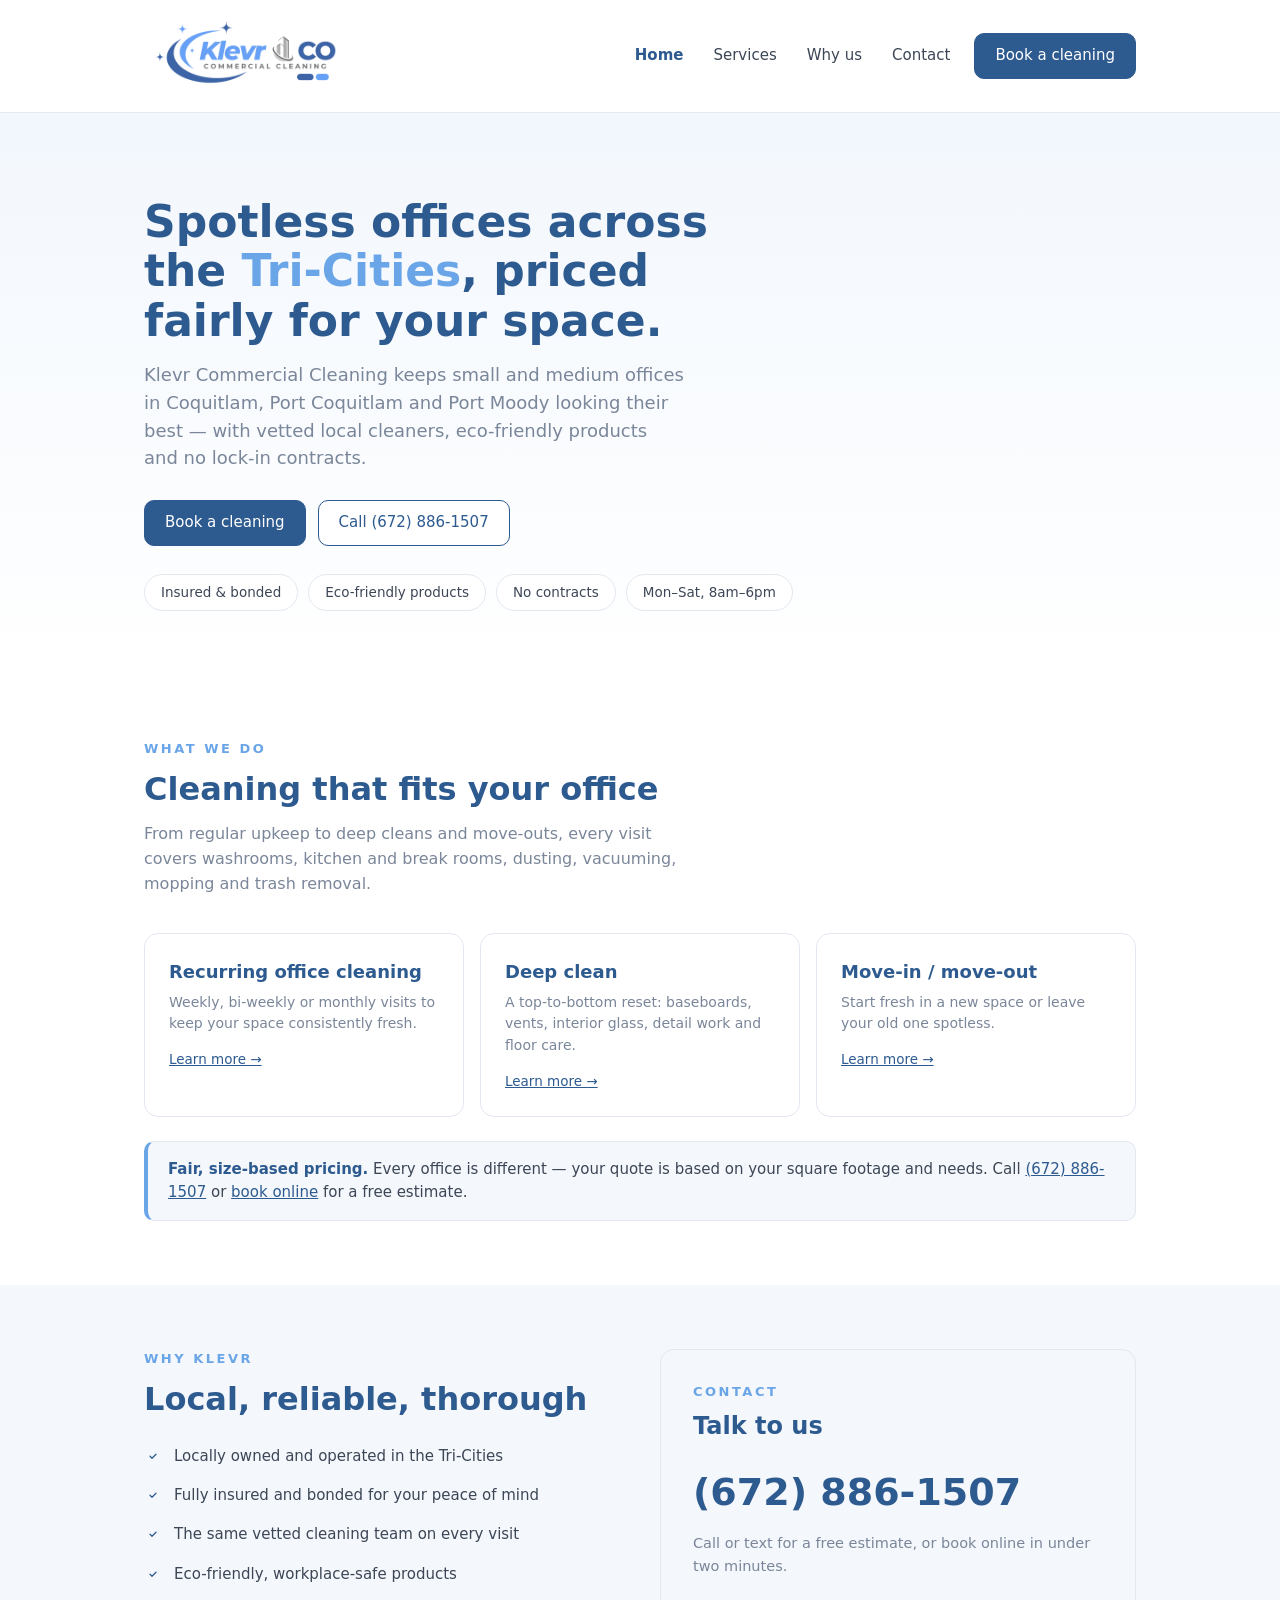
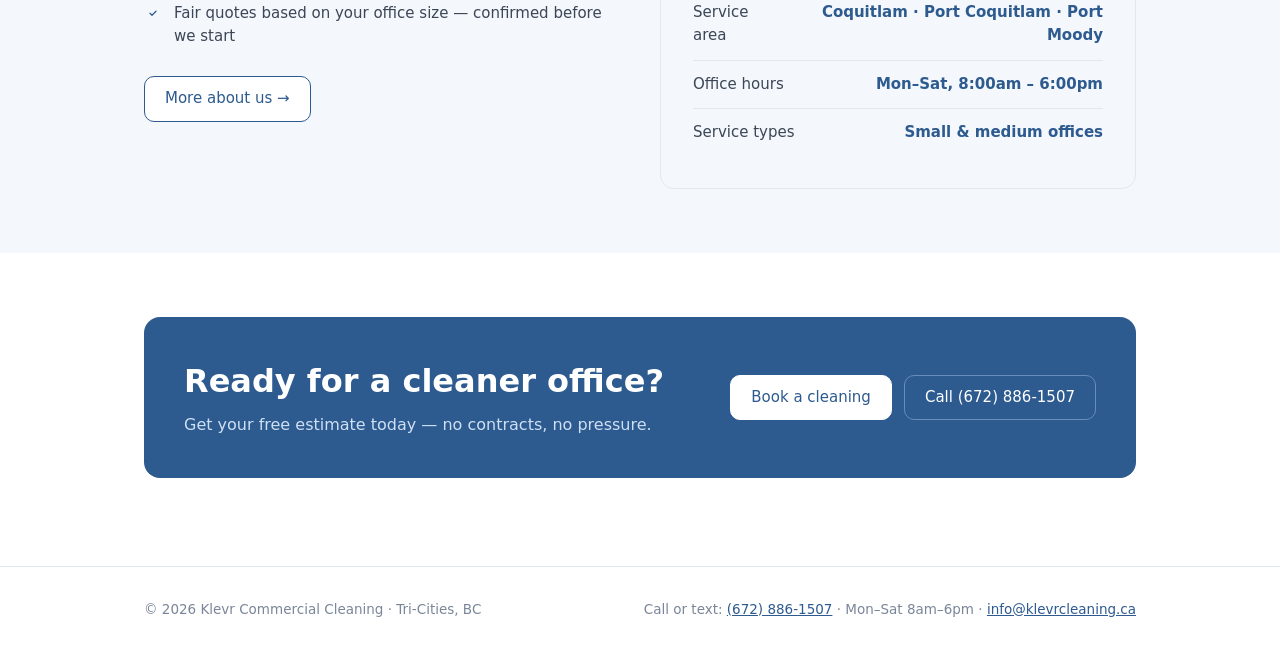
<file: index.html>
<!DOCTYPE html>
<html lang="en">
<head>
<meta charset="UTF-8">
<meta name="viewport" content="width=device-width, initial-scale=1.0">
<title>Klevr Commercial Cleaning — Tri-Cities Office Cleaning</title>
<link rel="stylesheet" href="/styles.css">
</head>
<body>
<header><div class="wrap hd">
  <a class="logo" href="/">
    <img src="/Klevr Cleaning.png" alt="Klevr Commercial Cleaning" onerror="this.style.display='none';document.getElementById('logo-fb').style.display='block'">
    <span class="logo-fb" id="logo-fb">Klevr<small>COMMERCIAL CLEANING</small></span>
  </a>
  <nav>
    <a class="on" href="/">Home</a>
    <a href="/services/">Services</a>
    <a href="/about/">Why us</a>
    <a href="/contact/">Contact</a>
    <a href="/book/" class="btn" style="margin-left:8px">Book a cleaning</a>
  </nav>
</div></header>

<div class="hero"><div class="wrap">
  <h1>Spotless offices across the <em>Tri-Cities</em>, priced fairly for your space.</h1>
  <p>Klevr Commercial Cleaning keeps small and medium offices in Coquitlam, Port Coquitlam and Port Moody looking their best — with vetted local cleaners, eco-friendly products and no lock-in contracts.</p>
  <div style="display:flex;gap:12px;flex-wrap:wrap">
    <a class="btn" href="/book/">Book a cleaning</a>
    <a class="btn ghost" href="tel:16728861507">Call (672) 886-1507</a>
  </div>
  <div class="chips">
    <span class="chip">Insured &amp; bonded</span>
    <span class="chip">Eco-friendly products</span>
    <span class="chip">No contracts</span>
    <span class="chip">Mon–Sat, 8am–6pm</span>
  </div>
</div></div>

<section><div class="wrap">
  <div class="sec-kicker">What we do</div>
  <h2>Cleaning that fits your office</h2>
  <p class="sub">From regular upkeep to deep cleans and move-outs, every visit covers washrooms, kitchen and break rooms, dusting, vacuuming, mopping and trash removal.</p>
  <div class="cards">
    <div class="card"><h3>Recurring office cleaning</h3><p>Weekly, bi-weekly or monthly visits to keep your space consistently fresh.</p><div class="more"><a href="/services/">Learn more →</a></div></div>
    <div class="card"><h3>Deep clean</h3><p>A top-to-bottom reset: baseboards, vents, interior glass, detail work and floor care.</p><div class="more"><a href="/services/">Learn more →</a></div></div>
    <div class="card"><h3>Move-in / move-out</h3><p>Start fresh in a new space or leave your old one spotless.</p><div class="more"><a href="/services/">Learn more →</a></div></div>
  </div>
  <div class="price-note"><b>Fair, size-based pricing.</b> Every office is different — your quote is based on your square footage and needs. Call <a href="tel:16728861507">(672) 886-1507</a> or <a href="/book/">book online</a> for a free estimate.</div>
</div></section>

<section class="strip"><div class="wrap split">
  <div>
    <div class="sec-kicker">Why Klevr</div>
    <h2>Local, reliable, thorough</h2>
    <ul class="tick">
      <li>Locally owned and operated in the Tri-Cities</li>
      <li>Fully insured and bonded for your peace of mind</li>
      <li>The same vetted cleaning team on every visit</li>
      <li>Eco-friendly, workplace-safe products</li>
      <li>Fair quotes based on your office size — confirmed before we start</li>
    </ul>
    <div style="margin-top:20px"><a class="btn ghost" href="/about/">More about us →</a></div>
  </div>
  <div class="contact-card">
    <div class="sec-kicker">Contact</div>
    <h2 style="font-size:24px">Talk to us</h2>
    <a class="phone-big" href="tel:16728861507">(672) 886-1507</a>
    <p style="font-size:14.5px;color:var(--muted);margin-bottom:12px">Call or text for a free estimate, or book online in under two minutes.</p>
    <div class="kv"><span>Service area</span><b>Coquitlam · Port Coquitlam · Port Moody</b></div>
    <div class="kv"><span>Office hours</span><b>Mon–Sat, 8:00am – 6:00pm</b></div>
    <div class="kv"><span>Service types</span><b>Small &amp; medium offices</b></div>
  </div>
</div></section>

<section><div class="wrap">
  <div class="cta-band">
    <div>
      <h2>Ready for a cleaner office?</h2>
      <p>Get your free estimate today — no contracts, no pressure.</p>
    </div>
    <div style="display:flex;gap:12px;flex-wrap:wrap">
      <a class="btn light" href="/book/">Book a cleaning</a>
      <a class="btn ghost" style="background:transparent;color:#fff;border-color:#6a8cb8" href="tel:16728861507">Call (672) 886-1507</a>
    </div>
  </div>
</div></section>

<footer><div class="wrap">
  <div>© 2026 Klevr Commercial Cleaning · Tri-Cities, BC</div>
  <div>Call or text: <a href="tel:16728861507">(672) 886-1507</a> · Mon–Sat 8am–6pm · <a href="mailto:info@klevrcleaning.ca">info@klevrcleaning.ca</a></div>
</div></footer>
<div class="toast" id="toast"></div>
</body>
</html>
</file>
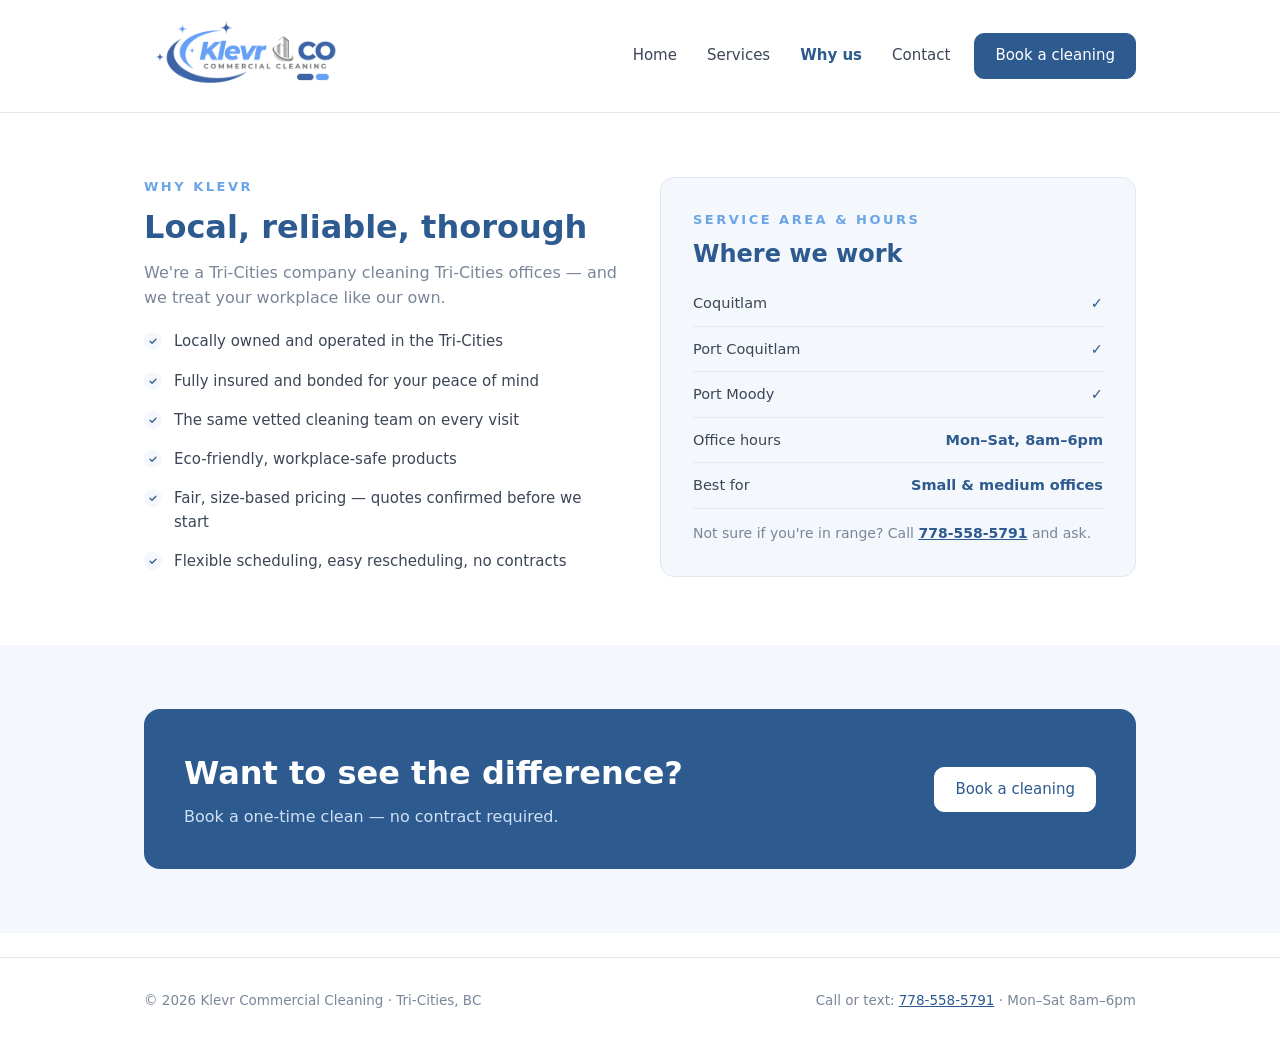
<file: about/index.html>
<!DOCTYPE html>
<html lang="en">
<head>
<meta charset="UTF-8">
<meta name="viewport" content="width=device-width, initial-scale=1.0">
<title>Why us — Klevr Commercial Cleaning</title>
<link rel="stylesheet" href="/styles.css">
</head>
<body>
<header><div class="wrap hd">
  <a class="logo" href="/">
    <img src="/Klevr Cleaning.png" alt="Klevr Commercial Cleaning" onerror="this.style.display='none';document.getElementById('logo-fb').style.display='block'">
    <span class="logo-fb" id="logo-fb">Klevr<small>COMMERCIAL CLEANING</small></span>
  </a>
  <nav>
    <a href="/">Home</a>
    <a href="/services/">Services</a>
    <a class="on" href="/about/">Why us</a>
    <a href="/contact/">Contact</a>
    <a href="/book/" class="btn" style="margin-left:8px">Book a cleaning</a>
  </nav>
</div></header>

<section><div class="wrap split">
  <div>
    <div class="sec-kicker">Why Klevr</div>
    <h2>Local, reliable, thorough</h2>
    <p class="sub" style="margin-bottom:8px">We're a Tri-Cities company cleaning Tri-Cities offices — and we treat your workplace like our own.</p>
    <ul class="tick">
      <li>Locally owned and operated in the Tri-Cities</li>
      <li>Fully insured and bonded for your peace of mind</li>
      <li>The same vetted cleaning team on every visit</li>
      <li>Eco-friendly, workplace-safe products</li>
      <li>Fair, size-based pricing — quotes confirmed before we start</li>
      <li>Flexible scheduling, easy rescheduling, no contracts</li>
    </ul>
  </div>
  <div class="contact-card">
    <div class="sec-kicker">Service area &amp; hours</div>
    <h2 style="font-size:24px">Where we work</h2>
    <div class="kv" style="margin-top:8px"><span>Coquitlam</span><b>✓</b></div>
    <div class="kv"><span>Port Coquitlam</span><b>✓</b></div>
    <div class="kv"><span>Port Moody</span><b>✓</b></div>
    <div class="kv"><span>Office hours</span><b>Mon–Sat, 8am–6pm</b></div>
    <div class="kv"><span>Best for</span><b>Small &amp; medium offices</b></div>
    <p style="font-size:14px;color:var(--muted);margin-top:14px">Not sure if you're in range? Call <a href="tel:17785585791"><b>778-558-5791</b></a> and ask.</p>
  </div>
</div></section>

<section class="strip"><div class="wrap">
  <div class="cta-band">
    <div>
      <h2>Want to see the difference?</h2>
      <p>Book a one-time clean — no contract required.</p>
    </div>
    <a class="btn light" href="/book/">Book a cleaning</a>
  </div>
</div></section>

<footer><div class="wrap">
  <div>© 2026 Klevr Commercial Cleaning · Tri-Cities, BC</div>
  <div>Call or text: <a href="tel:17785585791">778-558-5791</a> · Mon–Sat 8am–6pm</div>
</div></footer>
<div class="toast" id="toast"></div>
</body>
</html>
</file>
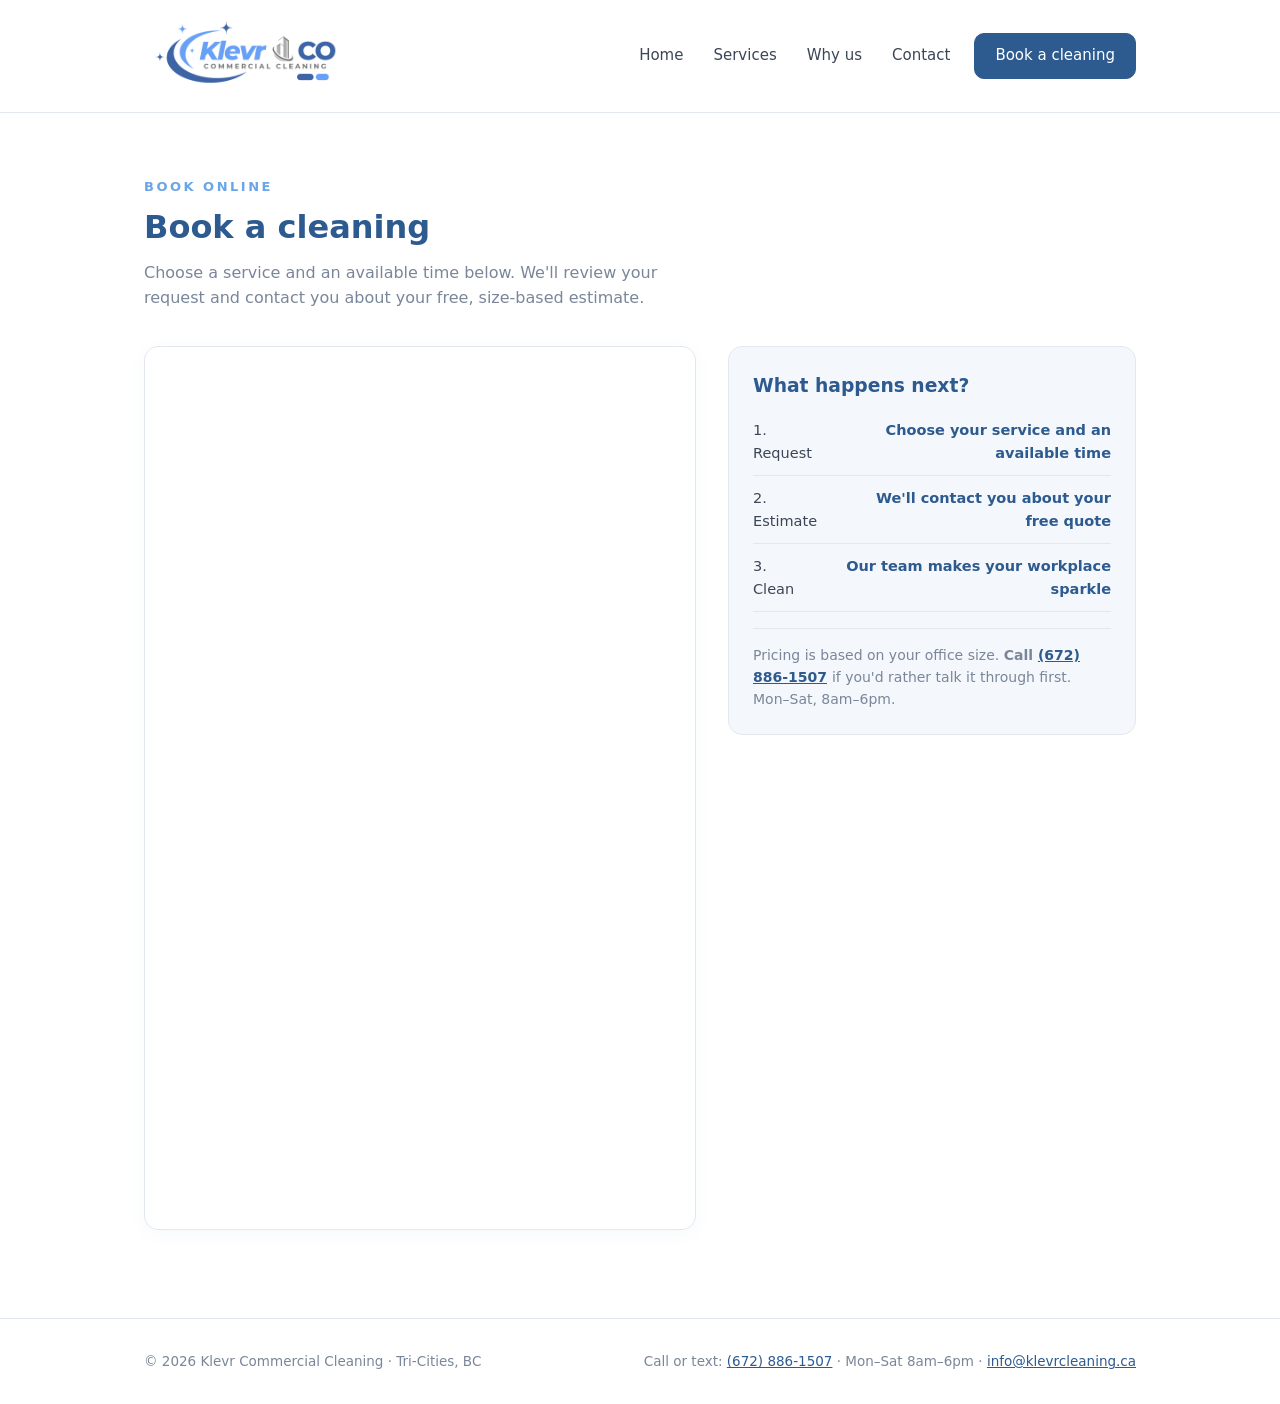
<file: book/index.html>
<!DOCTYPE html>
<html lang="en">
<head>
<meta charset="UTF-8">
<meta name="viewport" content="width=device-width, initial-scale=1.0">
<title>Book a Cleaning — Klevr Commercial Cleaning</title>
<link rel="stylesheet" href="/styles.css">
</head>

<body>

<header>
  <div class="wrap hd">
    <a class="logo" href="/">
      <img src="/Klevr Cleaning.png" alt="Klevr Commercial Cleaning"
      onerror="this.style.display='none';document.getElementById('logo-fb').style.display='block'">

      <span class="logo-fb" id="logo-fb">
        Klevr
        <small>COMMERCIAL CLEANING</small>
      </span>
    </a>

    <nav>
      <a href="/">Home</a>
      <a href="/services/">Services</a>
      <a href="/about/">Why us</a>
      <a href="/contact/">Contact</a>
      <a href="/book/" class="btn" style="margin-left:8px">Book a cleaning</a>
    </nav>
  </div>
</header>

<section>
  <div class="wrap">

    <div class="sec-kicker">Book online</div>

    <h2>Book a cleaning</h2>

    <p class="sub">
      Choose a service and an available time below.
      We'll review your request and contact you about
      your free, size-based estimate.
    </p>

    <div class="bk-grid">

      <!-- SIMPLYBOOK.ME BOOKING WIDGET -->

      <div class="booking-widget-panel">

        <div class="simplybook-widget" id="simplybook-widget">

          <script src="//widget.simplybook.me/v2/widget/widget.js" type="text/javascript"></script>
          <script type="text/javascript">
            var widget = new SimplybookWidget({"widget_type":"iframe","url":"https:\/\/klevrcleaning.simplybook.me","theme":"hugo","theme_settings":{"timeline_hide_unavailable":"1","hide_past_days":"0","timeline_show_end_time":"0","timeline_modern_display":"as_slots","nav_bg_color":"#ffffff","sb_base_color":"#ffffff","display_item_mode":"list","body_bg_color":"#ffffff","sb_review_image":"","dark_font_color":"#474747","light_font_color":"#ffffff","btn_color_1":"#2196f3","sb_company_label_color":"#616760","hide_img_mode":"1","show_sidebar":"1","sb_busy":"#ff0505","sb_available":"#1ae000"},"timeline":"modern","datepicker":"top_calendar","is_rtl":false,"app_config":{"clear_session":0,"allow_switch_to_ada":0,"predefined":{"provider":"3"}}});
          </script>

        </div>

      </div>

      <!-- BOOKING INFORMATION SIDEBAR -->

      <div class="side" id="sideBox">

        <h3>What happens next?</h3>

        <div class="kv">
          <span>1. Request</span>
          <b>Choose your service and an available time</b>
        </div>

        <div class="kv">
          <span>2. Estimate</span>
          <b>We'll contact you about your free quote</b>
        </div>

        <div class="kv">
          <span>3. Clean</span>
          <b>Our team makes your workplace sparkle</b>
        </div>

        <hr style="border:none;border-top:1px solid var(--line);margin:16px 0">

        <p>
          Pricing is based on your office size.

          <b>
            Call
            <a href="tel:16728861507">(672) 886-1507</a>
          </b>

          if you'd rather talk it through first.

          Mon–Sat, 8am–6pm.
        </p>

      </div>

    </div>
  </div>
</section>

<footer>
  <div class="wrap">

    <div>
      © 2026 Klevr Commercial Cleaning · Tri-Cities, BC
    </div>

    <div>
      Call or text:
      <a href="tel:16728861507">(672) 886-1507</a>
      · Mon–Sat 8am–6pm
      · <a href="mailto:info@klevrcleaning.ca">info@klevrcleaning.ca</a>
    </div>

  </div>
</footer>

</body>
</html>
</file>
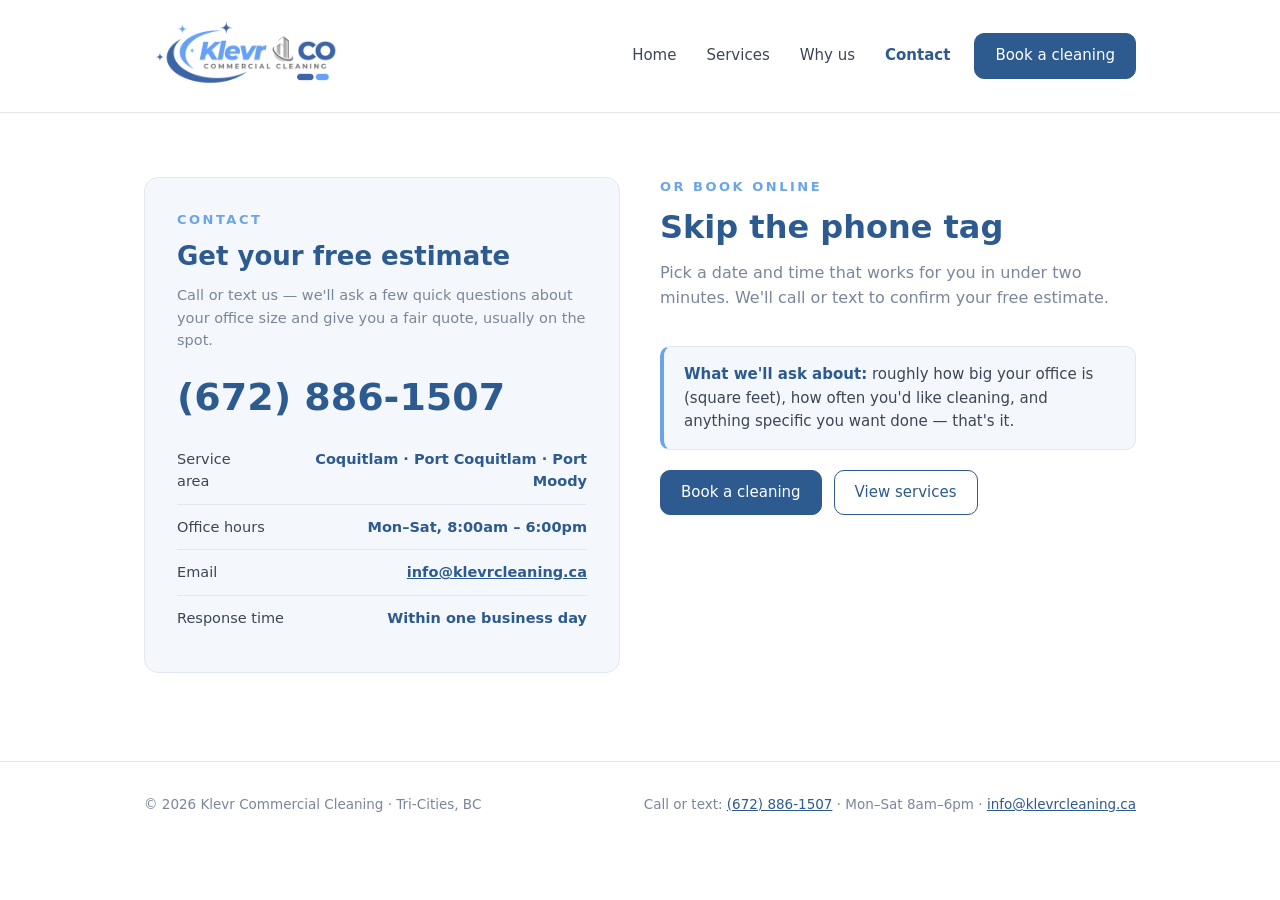
<file: contact/index.html>
<!DOCTYPE html>
<html lang="en">
<head>
<meta charset="UTF-8">
<meta name="viewport" content="width=device-width, initial-scale=1.0">
<title>Contact — Klevr Commercial Cleaning</title>
<link rel="stylesheet" href="/styles.css">
</head>
<body>
<header><div class="wrap hd">
  <a class="logo" href="/">
    <img src="/Klevr Cleaning.png" alt="Klevr Commercial Cleaning" onerror="this.style.display='none';document.getElementById('logo-fb').style.display='block'">
    <span class="logo-fb" id="logo-fb">Klevr<small>COMMERCIAL CLEANING</small></span>
  </a>
  <nav>
    <a href="/">Home</a>
    <a href="/services/">Services</a>
    <a href="/about/">Why us</a>
    <a class="on" href="/contact/">Contact</a>
    <a href="/book/" class="btn" style="margin-left:8px">Book a cleaning</a>
  </nav>
</div></header>

<section><div class="wrap split">
  <div class="contact-card">
    <div class="sec-kicker">Contact</div>
    <h2 style="font-size:26px">Get your free estimate</h2>
    <p style="font-size:14.5px;color:var(--muted);margin-bottom:6px">Call or text us — we'll ask a few quick questions about your office size and give you a fair quote, usually on the spot.</p>
    <a class="phone-big" href="tel:16728861507">(672) 886-1507</a>
    <div class="kv"><span>Service area</span><b>Coquitlam · Port Coquitlam · Port Moody</b></div>
    <div class="kv"><span>Office hours</span><b>Mon–Sat, 8:00am – 6:00pm</b></div>
    <div class="kv"><span>Email</span><b><a href="mailto:info@klevrcleaning.ca">info@klevrcleaning.ca</a></b></div>
    <div class="kv"><span>Response time</span><b>Within one business day</b></div>
  </div>
  <div>
    <div class="sec-kicker">Or book online</div>
    <h2>Skip the phone tag</h2>
    <p class="sub">Pick a date and time that works for you in under two minutes. We'll call or text to confirm your free estimate.</p>
    <div class="price-note"><b>What we'll ask about:</b> roughly how big your office is (square feet), how often you'd like cleaning, and anything specific you want done — that's it.</div>
    <div style="margin-top:20px;display:flex;gap:12px;flex-wrap:wrap">
      <a class="btn" href="/book/">Book a cleaning</a>
      <a class="btn ghost" href="/services/">View services</a>
    </div>
  </div>
</div></section>

<footer><div class="wrap">
  <div>© 2026 Klevr Commercial Cleaning · Tri-Cities, BC</div>
  <div>Call or text: <a href="tel:16728861507">(672) 886-1507</a> · Mon–Sat 8am–6pm · <a href="mailto:info@klevrcleaning.ca">info@klevrcleaning.ca</a></div>
</div></footer>
<div class="toast" id="toast"></div>
</body>
</html>
</file>
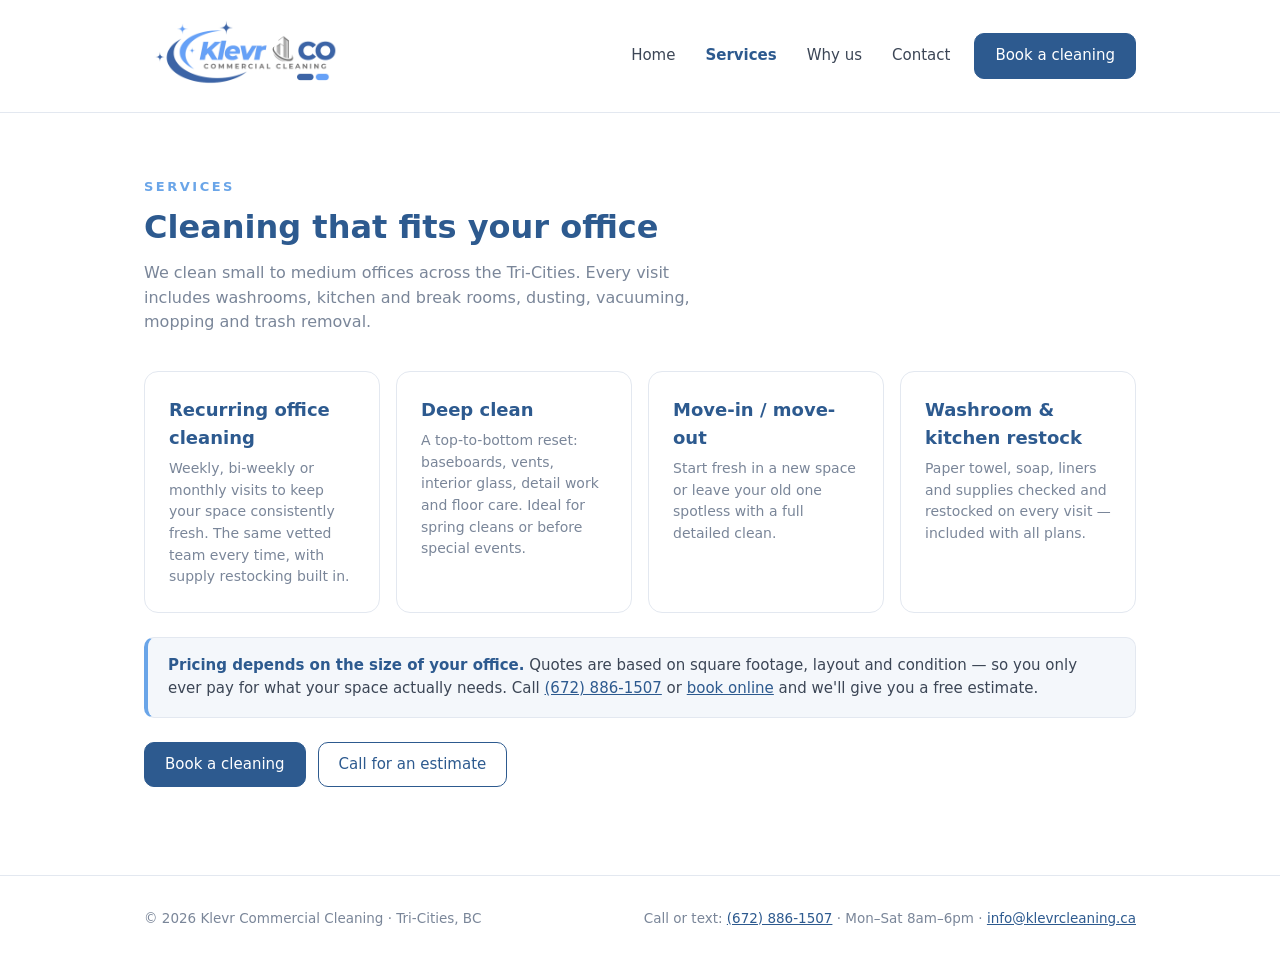
<file: services/index.html>
<!DOCTYPE html>
<html lang="en">
<head>
<meta charset="UTF-8">
<meta name="viewport" content="width=device-width, initial-scale=1.0">
<title>Services — Klevr Commercial Cleaning</title>
<link rel="stylesheet" href="/styles.css">
</head>
<body>
<header><div class="wrap hd">
  <a class="logo" href="/">
    <img src="/Klevr Cleaning.png" alt="Klevr Commercial Cleaning" onerror="this.style.display='none';document.getElementById('logo-fb').style.display='block'">
    <span class="logo-fb" id="logo-fb">Klevr<small>COMMERCIAL CLEANING</small></span>
  </a>
  <nav>
    <a href="/">Home</a>
    <a class="on" href="/services/">Services</a>
    <a href="/about/">Why us</a>
    <a href="/contact/">Contact</a>
    <a href="/book/" class="btn" style="margin-left:8px">Book a cleaning</a>
  </nav>
</div></header>

<section><div class="wrap">
  <div class="sec-kicker">Services</div>
  <h2>Cleaning that fits your office</h2>
  <p class="sub">We clean small to medium offices across the Tri-Cities. Every visit includes washrooms, kitchen and break rooms, dusting, vacuuming, mopping and trash removal.</p>
  <div class="cards">
    <div class="card"><h3>Recurring office cleaning</h3><p>Weekly, bi-weekly or monthly visits to keep your space consistently fresh. The same vetted team every time, with supply restocking built in.</p></div>
    <div class="card"><h3>Deep clean</h3><p>A top-to-bottom reset: baseboards, vents, interior glass, detail work and floor care. Ideal for spring cleans or before special events.</p></div>
    <div class="card"><h3>Move-in / move-out</h3><p>Start fresh in a new space or leave your old one spotless with a full detailed clean.</p></div>
    <div class="card"><h3>Washroom &amp; kitchen restock</h3><p>Paper towel, soap, liners and supplies checked and restocked on every visit — included with all plans.</p></div>
  </div>
  <div class="price-note"><b>Pricing depends on the size of your office.</b> Quotes are based on square footage, layout and condition — so you only ever pay for what your space actually needs. Call <a href="tel:16728861507">(672) 886-1507</a> or <a href="/book/">book online</a> and we'll give you a free estimate.</div>
  <div style="margin-top:24px;display:flex;gap:12px;flex-wrap:wrap">
    <a class="btn" href="/book/">Book a cleaning</a>
    <a class="btn ghost" href="tel:16728861507">Call for an estimate</a>
  </div>
</div></section>

<footer><div class="wrap">
  <div>© 2026 Klevr Commercial Cleaning · Tri-Cities, BC</div>
  <div>Call or text: <a href="tel:16728861507">(672) 886-1507</a> · Mon–Sat 8am–6pm · <a href="mailto:info@klevrcleaning.ca">info@klevrcleaning.ca</a></div>
</div></footer>
<div class="toast" id="toast"></div>
</body>
</html>
</file>
<file: styles.css>
:root {
  --navy: #2d5a8f;
  --blue: #6aa5e8;
  --ink: #3c4656;
  --muted: #7a8699;
  --line: #e3e8f0;
  --bg: #ffffff;
  --soft: #f4f7fb;
  --ok: #2f855a;
}

* {
  margin: 0;
  padding: 0;
  box-sizing: border-box;
}

body {
  font-family: "Segoe UI", system-ui, -apple-system, sans-serif;
  color: var(--ink);
  background: var(--bg);
  line-height: 1.55;
}

button, input, select, textarea {
  font: inherit;
}

a {
  color: var(--navy);
}

.wrap {
  max-width: 1040px;
  margin: 0 auto;
  padding: 0 24px;
}

/* HEADER */

header {
  position: sticky;
  top: 0;
  z-index: 50;
  background: rgba(255,255,255,.95);
  backdrop-filter: blur(6px);
  border-bottom: 1px solid var(--line);
}

.hd {
  display: flex;
  align-items: center;
  gap: 16px;
  height: 112px;
}

.logo {
  display: flex;
  align-items: center;
  text-decoration: none;
  line-height: 1.1;
}

.logo img {
  height: 96px;
  width: auto;
  display: block;
}

.logo-fb {
  display: none;
  font-size: 22px;
  font-weight: 700;
  color: var(--navy);
}

.logo-fb small {
  display: block;
  font-size: 9.5px;
  font-weight: 600;
  letter-spacing: 3px;
  color: var(--muted);
}

nav {
  margin-left: auto;
  display: flex;
  align-items: center;
  gap: 2px;
  flex-wrap: wrap;
}

nav a {
  text-decoration: none;
  color: var(--ink);
  padding: 8px 14px;
  border-radius: 8px;
  font-size: 15px;
}

nav a:hover {
  background: var(--soft);
}

nav a.on {
  color: var(--navy);
  font-weight: 600;
}

/* BUTTONS */

.btn {
  display: inline-flex;
  align-items: center;
  gap: 8px;
  border: 1px solid var(--navy);
  background: var(--navy);
  color: #fff;
  padding: 10px 20px;
  border-radius: 10px;
  cursor: pointer;
  text-decoration: none;
  font-size: 15px;
  transition: .15s;
}

.btn:hover {
  background: #244a77;
}

.btn.ghost {
  background: #fff;
  color: var(--navy);
}

.btn.ghost:hover {
  background: var(--soft);
}

.btn.sm {
  padding: 6px 12px;
  font-size: 13px;
  border-radius: 8px;
}

/* HERO */

.hero {
  padding: 84px 0 64px;
  background: linear-gradient(180deg,#f2f7fd 0%,#fff 100%);
}

.hero h1 {
  font-size: 44px;
  line-height: 1.12;
  color: var(--navy);
  max-width: 640px;
  font-weight: 700;
}

.hero h1 em {
  font-style: normal;
  color: var(--blue);
}

.hero p {
  font-size: 18px;
  color: var(--muted);
  margin: 16px 0 28px;
  max-width: 540px;
}

.chips {
  display: flex;
  flex-wrap: wrap;
  gap: 10px;
  margin-top: 28px;
}

.chip {
  background: #fff;
  border: 1px solid var(--line);
  border-radius: 999px;
  padding: 7px 16px;
  font-size: 13.5px;
}

/* SECTIONS */

section {
  padding: 64px 0;
}

.sec-kicker {
  font-size: 13px;
  font-weight: 700;
  letter-spacing: 2.5px;
  color: var(--blue);
  text-transform: uppercase;
}

h2 {
  font-size: 32px;
  color: var(--navy);
  margin: 6px 0 8px;
  font-weight: 700;
}

.sub {
  color: var(--muted);
  max-width: 560px;
  margin-bottom: 36px;
}

/* CARDS */

.cards {
  display: grid;
  grid-template-columns: repeat(auto-fit,minmax(230px,1fr));
  gap: 16px;
}

.card {
  border: 1px solid var(--line);
  border-radius: 14px;
  padding: 24px;
  background: #fff;
  transition: .15s;
}

.card:hover {
  border-color: var(--blue);
  box-shadow: 0 8px 24px rgba(45,90,143,.08);
}

.card h3 {
  font-size: 18px;
  color: var(--navy);
  margin-bottom: 6px;
}

.card p {
  font-size: 14px;
  color: var(--muted);
}

.card .more {
  margin-top: 14px;
  font-size: 13.5px;
}

.price-note {
  margin-top: 24px;
  border: 1px solid var(--line);
  border-left: 4px solid var(--blue);
  border-radius: 10px;
  padding: 16px 20px;
  background: var(--soft);
  font-size: 15px;
}

.price-note b {
  color: var(--navy);
}

/* CTA */

.cta-band {
  background: var(--navy);
  color: #fff;
  border-radius: 16px;
  padding: 40px;
  display: flex;
  align-items: center;
  justify-content: space-between;
  gap: 24px;
  flex-wrap: wrap;
}

.cta-band h2 {
  color: #fff;
  margin: 0;
}

.cta-band p {
  color: #cfe0f5;
  margin-top: 6px;
}

.btn.light {
  background: #fff;
  border-color: #fff;
  color: var(--navy);
}

.btn.light:hover {
  background: #e8f0fa;
}

/* SPLIT SECTIONS */

.split {
  display: grid;
  grid-template-columns: 1fr 1fr;
  gap: 40px;
  align-items: start;
}

ul.tick {
  list-style: none;
  margin-top: 12px;
}

ul.tick li {
  padding: 8px 0 8px 30px;
  position: relative;
  font-size: 15px;
}

ul.tick li::before {
  content: "";
  position: absolute;
  left: 0;
  top: 10px;
  width: 18px;
  height: 18px;
  border-radius: 50%;
  background: var(--soft) url('data:image/svg+xml;utf8,<svg xmlns="http://www.w3.org/2000/svg" viewBox="0 0 24 24" fill="none"><path d="M6 12.5l4 4 8-8" stroke="%232d5a8f" stroke-width="2.4" stroke-linecap="round" stroke-linejoin="round"/></svg>') center/12px no-repeat;
}

/* STRIP */

.strip {
  background: var(--soft);
}

.strip .kv {
  display: flex;
  justify-content: space-between;
  padding: 12px 0;
  border-bottom: 1px solid var(--line);
  font-size: 15px;
  gap: 16px;
}

.strip .kv:last-child {
  border-bottom: none;
}

.strip .kv b {
  color: var(--navy);
  text-align: right;
}

/* BOOKING LAYOUT */

.bk-grid {
  display: grid;
  grid-template-columns: 1.15fr .85fr;
  gap: 32px;
  align-items: start;
}

/* SIMPLYBOOK.ME WIDGET */

.booking-widget-panel {
  min-width: 0;
  overflow: hidden;
  border: 1px solid var(--line);
  border-radius: 14px;
  padding: 16px;
  background: #fff;
  box-shadow: 0 4px 18px rgba(45,90,143,.04);
}

.simplybook-widget {
  width: 100%;
  min-width: 0;
  min-height: 850px;
}

.simplybook-widget iframe {
  display: block;
  width: 100% !important;
  max-width: 100%;
  border: none;
}

/* BOOKING SIDEBAR */

.side {
  border: 1px solid var(--line);
  border-radius: 14px;
  padding: 24px;
  background: var(--soft);
  position: sticky;
  top: 128px;
}

.side h3 {
  color: var(--navy);
  margin-bottom: 8px;
}

.side p {
  font-size: 14px;
  color: var(--muted);
}

.kv {
  display: flex;
  justify-content: space-between;
  gap: 16px;
  padding: 11px 0;
  border-bottom: 1px solid var(--line);
  font-size: 14.5px;
}

.kv:last-child {
  border-bottom: none;
}

.kv b {
  color: var(--navy);
  text-align: right;
}

/* CONTACT */

.contact-card {
  border: 1px solid var(--line);
  border-radius: 14px;
  padding: 32px;
  background: var(--soft);
}

.phone-big {
  font-size: 38px;
  font-weight: 700;
  color: var(--navy);
  text-decoration: none;
  display: inline-block;
  margin: 10px 0;
  font-variant-numeric: tabular-nums;
}

/* TOAST */

.toast {
  position: fixed;
  bottom: 24px;
  left: 50%;
  transform: translateX(-50%);
  background: var(--navy);
  color: #fff;
  padding: 12px 24px;
  border-radius: 10px;
  font-size: 14.5px;
  opacity: 0;
  pointer-events: none;
  transition: .25s;
  z-index: 99;
}

.toast.show {
  opacity: 1;
}

/* FOOTER */

footer {
  border-top: 1px solid var(--line);
  padding: 32px 0;
  margin-top: 24px;
  color: var(--muted);
  font-size: 13.5px;
}

footer .wrap {
  display: flex;
  justify-content: space-between;
  flex-wrap: wrap;
  gap: 12px;
}

/* TABLET */

@media(max-width:820px) {
  .bk-grid {
    grid-template-columns: 1fr;
  }
}

/* MOBILE */

@media(max-width:760px) {
  .split {
    grid-template-columns: 1fr;
  }

  .hero h1 {
    font-size: 32px;
  }

  .cta-band {
    padding: 28px;
  }
}

@media(max-width:700px) {
  .wrap {
    padding-left: 18px;
    padding-right: 18px;
  }

  .hd {
    height: auto;
    min-height: 88px;
    padding-top: 10px;
    padding-bottom: 10px;
    align-items: flex-start;
  }

  .logo img {
    height: 68px;
  }

  nav {
    justify-content: flex-end;
    gap: 2px;
  }

  nav a {
    font-size: 13px;
    padding: 7px 9px;
  }

  section {
    padding: 44px 0;
  }

  .booking-widget-panel {
    padding: 8px;
    border-radius: 10px;
  }

  .simplybook-widget {
    min-height: 950px;
  }

  .side {
    position: static;
  }
}
</file>
